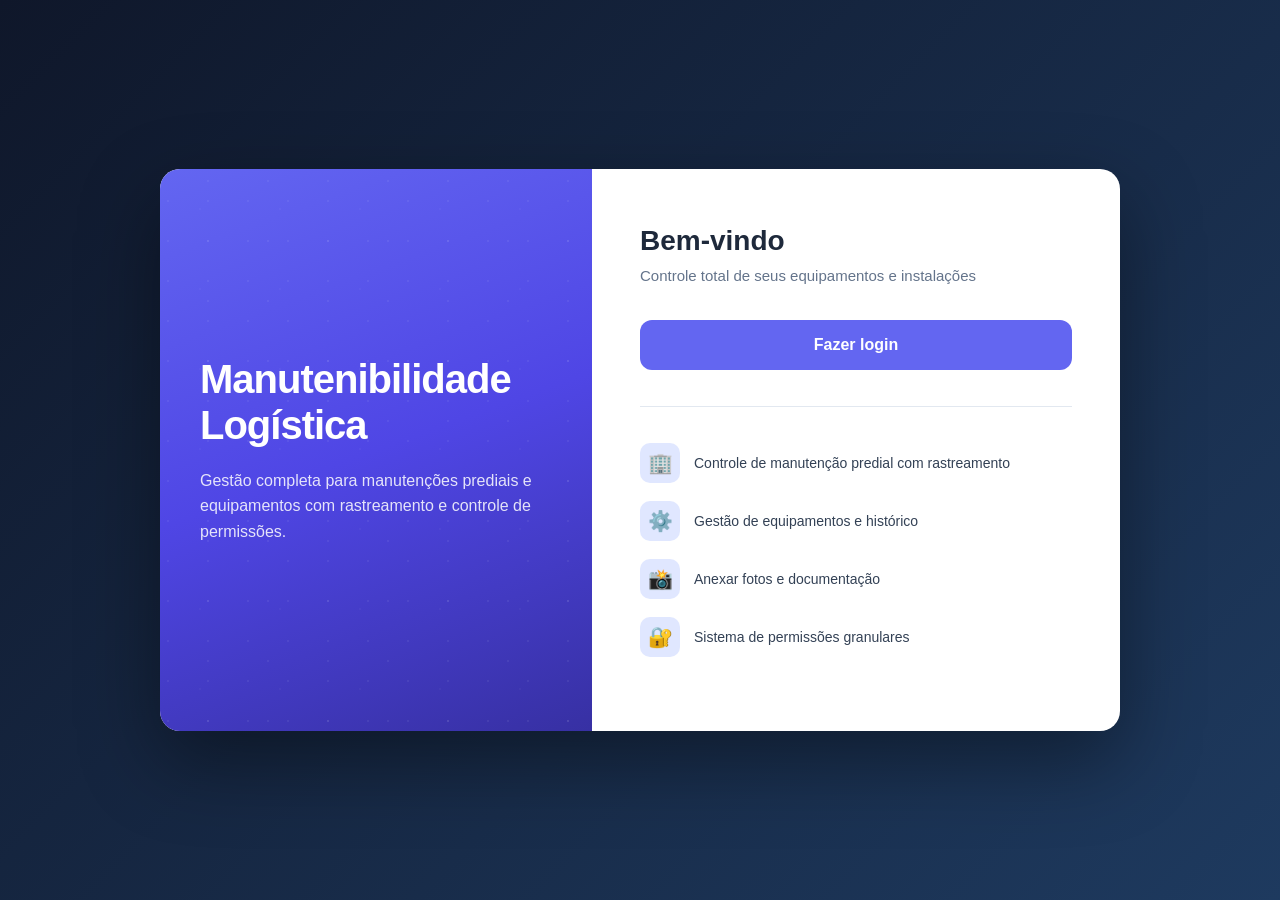
<file: index.html>
<!DOCTYPE html>
<html lang="pt-BR">
<head>
    <meta charset="UTF-8">
    <meta name="viewport" content="width=device-width, initial-scale=1.0">
    <title>Manutenibilidade Logística</title>
    <style>
        * {
            margin: 0;
            padding: 0;
            box-sizing: border-box;
        }

        body {
            font-family: -apple-system, BlinkMacSystemFont, 'Segoe UI', Roboto, sans-serif;
            min-height: 100vh;
            background: linear-gradient(135deg, #0f172a 0%, #1e3a5f 100%);
            display: flex;
            align-items: center;
            justify-content: center;
            padding: 20px;
        }

        .container {
            background: #ffffff;
            max-width: 960px;
            width: 100%;
            border-radius: 20px;
            box-shadow: 0 30px 80px rgba(0, 0, 0, 0.4);
            overflow: hidden;
            display: grid;
            grid-template-columns: 45% 55%;
        }

        .hero-side {
            background: linear-gradient(160deg, #6366f1 0%, #4f46e5 50%, #3730a3 100%);
            color: #fff;
            padding: 60px 40px;
            display: flex;
            flex-direction: column;
            justify-content: center;
            position: relative;
            overflow: hidden;
        }

        .hero-side::before {
            content: '';
            position: absolute;
            top: 0;
            left: 0;
            right: 0;
            bottom: 0;
            background:
                radial-gradient(circle at 20% 80%, rgba(255,255,255,0.06) 1px, transparent 1px),
                radial-gradient(circle at 80% 20%, rgba(255,255,255,0.06) 1px, transparent 1px),
                radial-gradient(circle at 50% 50%, rgba(255,255,255,0.03) 1px, transparent 1px);
            background-size: 40px 40px, 60px 60px, 80px 80px;
            pointer-events: none;
        }

        .hero-content {
            position: relative;
            z-index: 1;
        }

        .hero-side h1 {
            font-size: 40px;
            font-weight: 800;
            margin-bottom: 20px;
            line-height: 1.15;
            letter-spacing: -1px;
        }

        .hero-side p {
            font-size: 16px;
            line-height: 1.6;
            opacity: 0.85;
            font-weight: 400;
        }

        .content-side {
            padding: 56px 48px;
            display: flex;
            flex-direction: column;
            justify-content: center;
        }

        .content-side h2 {
            font-size: 28px;
            color: #1e293b;
            margin-bottom: 10px;
            font-weight: 700;
        }

        .subtitle {
            color: #64748b;
            font-size: 15px;
            margin-bottom: 36px;
        }

        .btn-access {
            display: block;
            padding: 16px 0;
            background: #6366f1;
            color: #fff;
            text-decoration: none;
            font-size: 16px;
            font-weight: 700;
            border-radius: 12px;
            transition: all 0.2s ease;
            text-align: center;
            width: 100%;
        }

        .btn-access:hover {
            background: #4f46e5;
            transform: translateY(-1px);
            box-shadow: 0 8px 24px rgba(99, 102, 241, 0.35);
        }

        .btn-access:active {
            transform: translateY(0);
        }

        .features {
            margin-top: 36px;
            padding-top: 36px;
            border-top: 1px solid #e2e8f0;
        }

        .feature-item {
            display: flex;
            align-items: center;
            gap: 14px;
            margin-bottom: 18px;
            color: #334155;
        }

        .feature-icon {
            width: 40px;
            height: 40px;
            background: #e0e7ff;
            color: #6366f1;
            border-radius: 10px;
            display: flex;
            align-items: center;
            justify-content: center;
            font-size: 20px;
            flex-shrink: 0;
        }

        .feature-text {
            font-size: 14px;
            font-weight: 500;
            color: #334155;
        }

        @media (max-width: 900px) {
            .container {
                grid-template-columns: 1fr;
                max-width: 500px;
            }

            .hero-side {
                min-height: 280px;
                padding: 40px 30px;
            }

            .hero-side h1 {
                font-size: 32px;
            }

            .content-side {
                padding: 40px 30px;
            }
        }

        @media (max-width: 480px) {
            body {
                padding: 0;
            }

            .container {
                border-radius: 0;
                min-height: 100vh;
            }

            .hero-side {
                min-height: 240px;
                padding: 32px 20px;
            }

            .hero-side h1 {
                font-size: 28px;
            }

            .hero-side p {
                font-size: 15px;
            }

            .content-side {
                padding: 32px 20px;
            }

            .content-side h2 {
                font-size: 24px;
            }

            .features {
                margin-top: 28px;
                padding-top: 28px;
            }

            .feature-item {
                margin-bottom: 14px;
            }

            .feature-icon {
                width: 36px;
                height: 36px;
                font-size: 18px;
            }
        }
    </style>
</head>

<body>
    <div class="container">
        <div class="hero-side">
            <div class="hero-content">
                <h1>Manutenibilidade <br>Logística</h1>
                <p>Gestão completa para manutenções prediais e equipamentos com rastreamento e controle de permissões.</p>
            </div>
        </div>

        <div class="content-side">
            <div>
                <h2>Bem-vindo</h2>
                <p class="subtitle">Controle total de seus equipamentos e instalações</p>

                <a href="login.html" class="btn-access">Fazer login</a>

                <div class="features">
                    <div class="feature-item">
                        <div class="feature-icon">🏢</div>
                        <div class="feature-text">Controle de manutenção predial com rastreamento</div>
                    </div>
                    <div class="feature-item">
                        <div class="feature-icon">⚙️</div>
                        <div class="feature-text">Gestão de equipamentos e histórico</div>
                    </div>
                    <div class="feature-item">
                        <div class="feature-icon">📸</div>
                        <div class="feature-text">Anexar fotos e documentação</div>
                    </div>
                    <div class="feature-item">
                        <div class="feature-icon">🔐</div>
                        <div class="feature-text">Sistema de permissões granulares</div>
                    </div>
                </div>
            </div>
        </div>
    </div>

    <script>
        document.addEventListener("keypress", function (e) {
            if (e.key === "Enter") {
                window.location.href = "login.html";
            }
        });
    </script>
</body>
</html>
</file>
